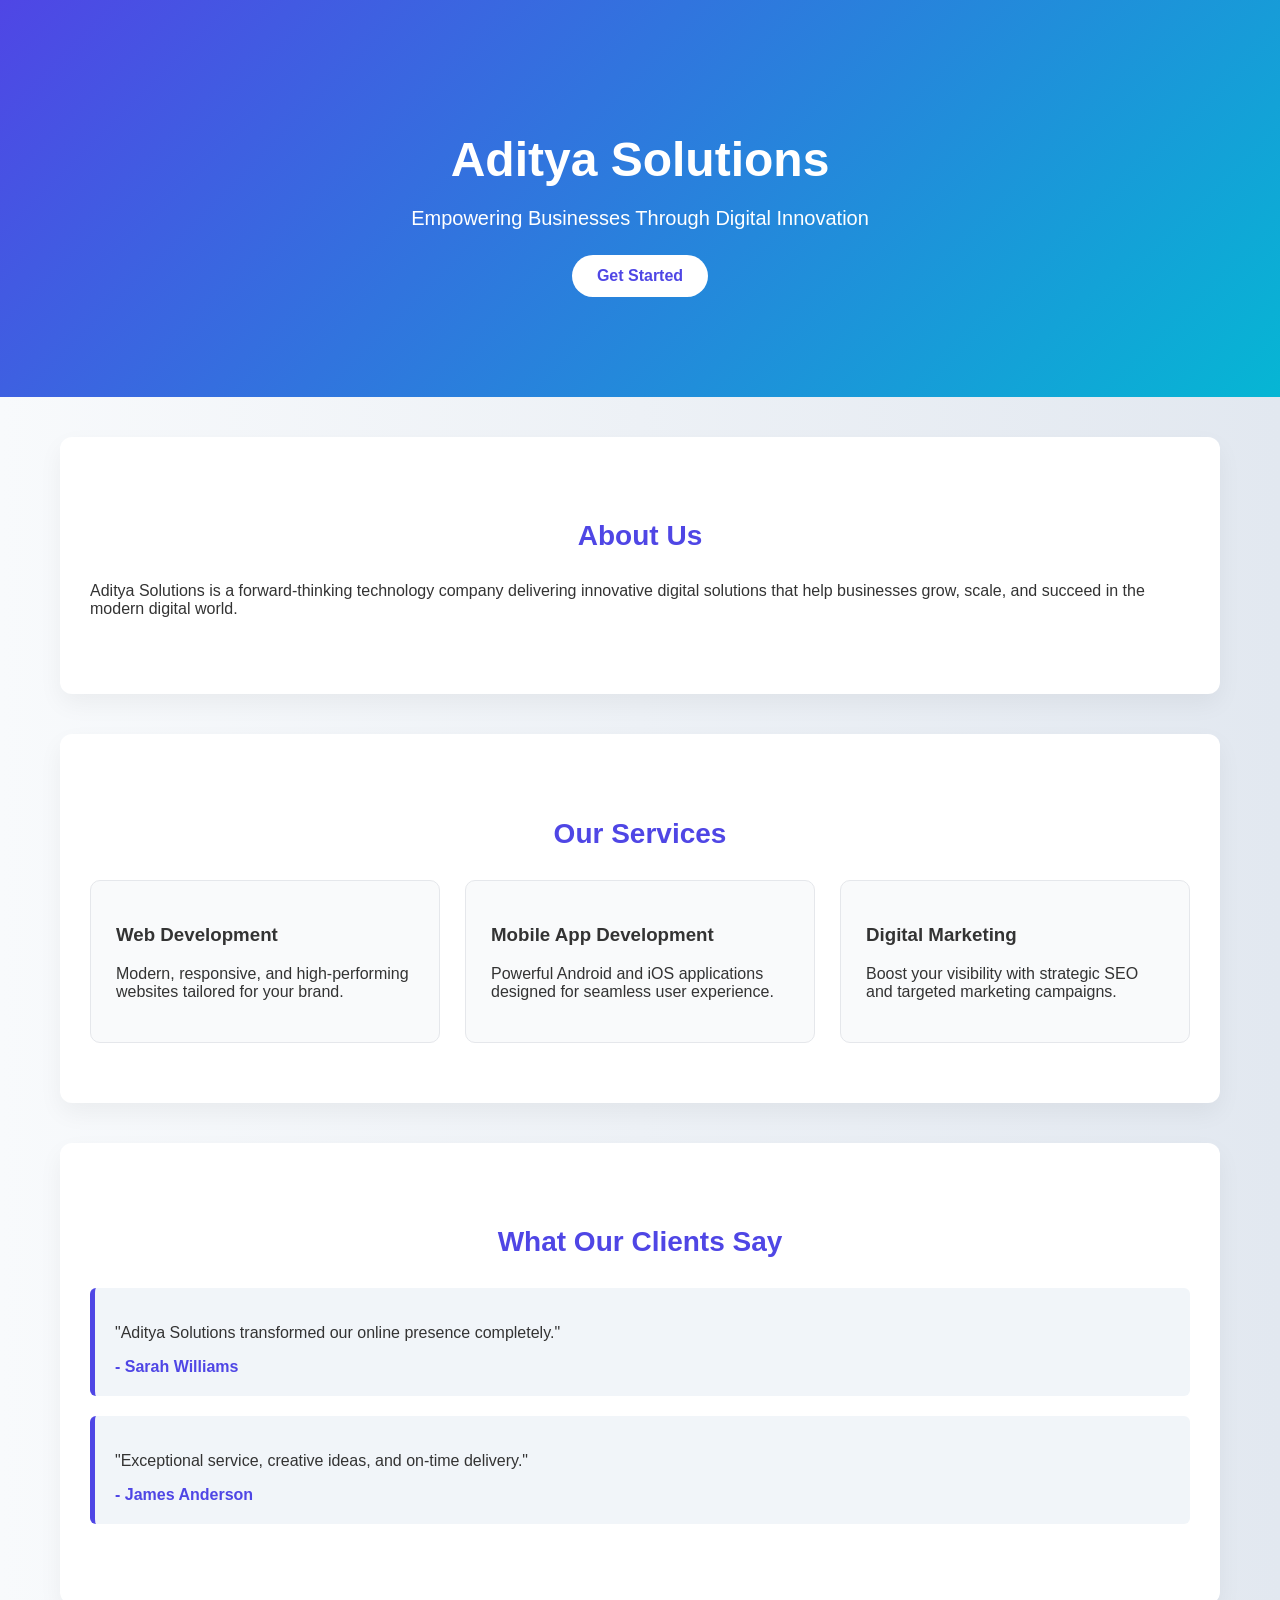
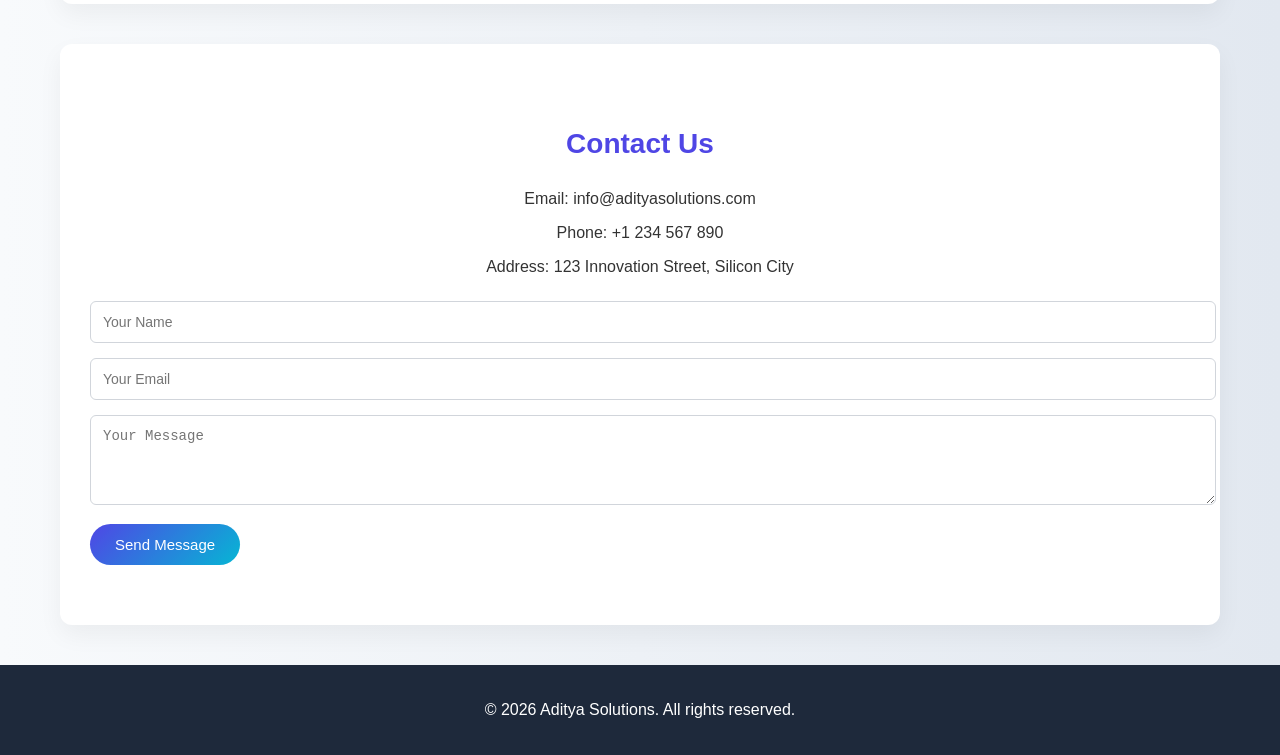
<file: Ex-1(Company Landing Page)/index.html>
<!DOCTYPE html>
<html lang="en">
<head>
    <meta charset="UTF-8">
    <title>Aditya Solutions</title>
    <link rel="stylesheet" href="style.css">
</head>
<body>

    <header class="hero">
        <h1>Aditya Solutions</h1>
        <p>Empowering Businesses Through Digital Innovation</p>
        <a href="#contact" class="btn">Get Started</a>
    </header>

    <section id="about">
        <h2>About Us</h2>
        <p>
            Aditya Solutions is a forward-thinking technology company delivering
            innovative digital solutions that help businesses grow, scale,
            and succeed in the modern digital world.
        </p>
    </section>

    <section id="services">
        <h2>Our Services</h2>

        <div class="services-container">
            <div class="service-card">
                <h3>Web Development</h3>
                <p>Modern, responsive, and high-performing websites tailored for your brand.</p>
            </div>

            <div class="service-card">
                <h3>Mobile App Development</h3>
                <p>Powerful Android and iOS applications designed for seamless user experience.</p>
            </div>

            <div class="service-card">
                <h3>Digital Marketing</h3>
                <p>Boost your visibility with strategic SEO and targeted marketing campaigns.</p>
            </div>
        </div>
    </section>

    <section id="testimonials">
        <h2>What Our Clients Say</h2>

        <div class="testimonial">
            <p>"Aditya Solutions transformed our online presence completely."</p>
            <span>- Sarah Williams</span>
        </div>

        <div class="testimonial">
            <p>"Exceptional service, creative ideas, and on-time delivery."</p>
            <span>- James Anderson</span>
        </div>
    </section>

    <section id="contact">
        <h2>Contact Us</h2>

        <div class="contact-info">
            <p>Email: info@adityasolutions.com</p>
            <p>Phone: +1 234 567 890</p>
            <p>Address: 123 Innovation Street, Silicon City</p>
        </div>

        <form class="contact-form">
            <input type="text" placeholder="Your Name" required>
            <input type="email" placeholder="Your Email" required>
            <textarea placeholder="Your Message" rows="4" required></textarea>
            <button type="submit">Send Message</button>
        </form>
    </section>

    <footer>
        <p>&copy; 2026 Aditya Solutions. All rights reserved.</p>
    </footer>

</body>
</html>
</file>
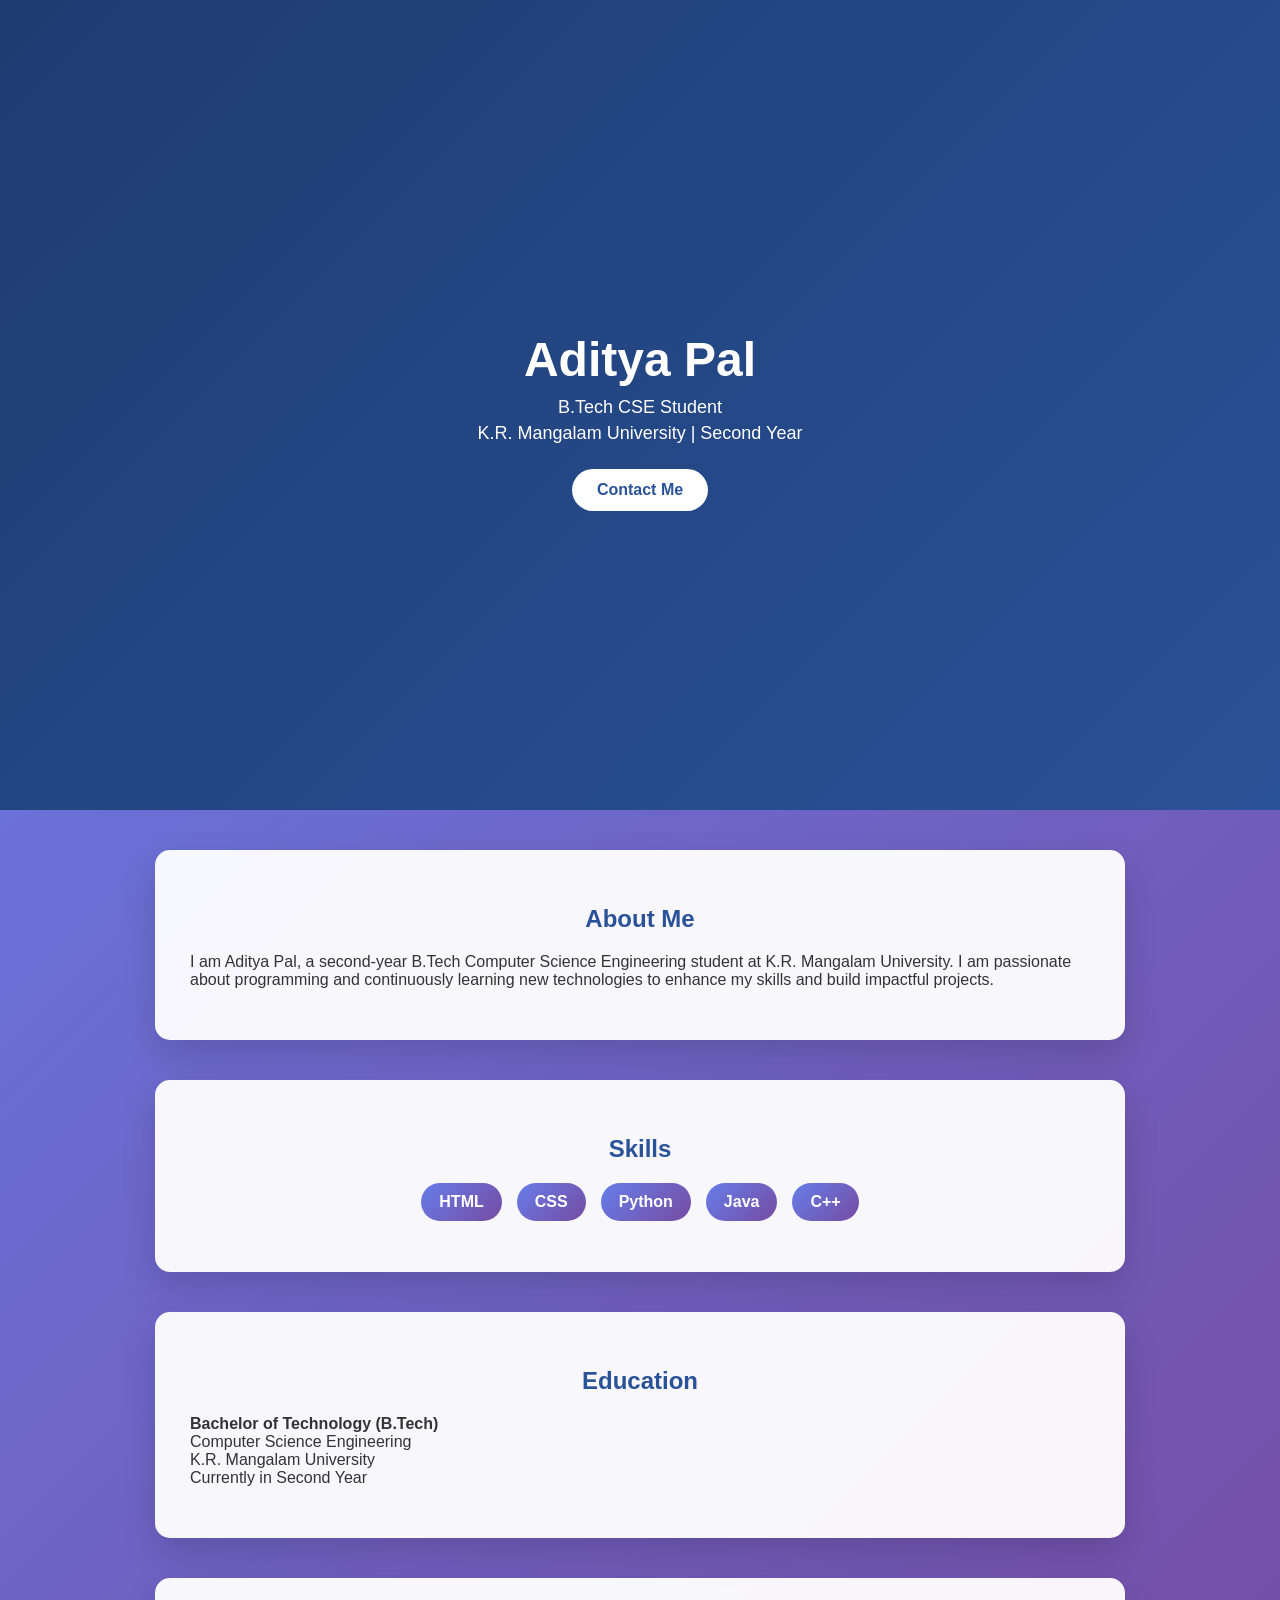
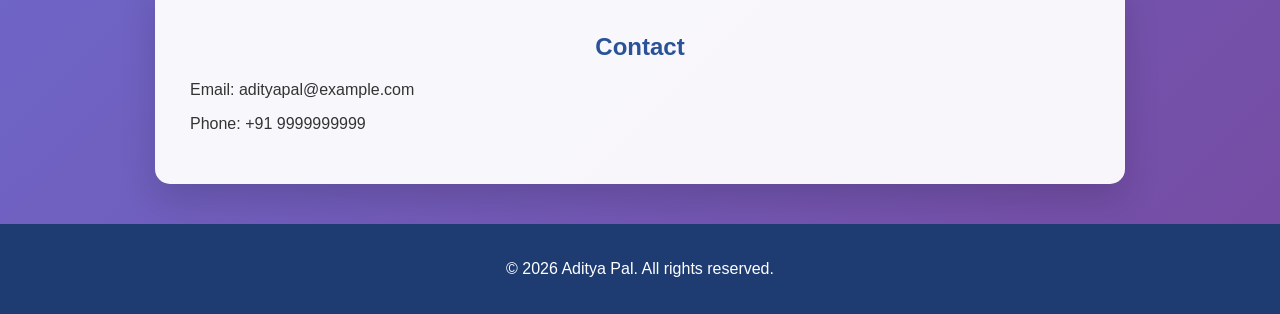
<file: Ex-2(Personal Portfolio)/index.html>
<!DOCTYPE html>
<html lang="en">
<head>
    <meta charset="UTF-8">
    <title>Aditya Pal | Portfolio</title>
    <link rel="stylesheet" href="style.css">
</head>
<body>

    <header class="hero">
        <div class="hero-content">
            <h1>Aditya Pal</h1>
            <p>B.Tech CSE Student</p>
            <p>K.R. Mangalam University | Second Year</p>
            <a href="#contact" class="btn">Contact Me</a>
        </div>
    </header>

    <section id="about" class="card">
        <h2>About Me</h2>
        <p>
            I am Aditya Pal, a second-year B.Tech Computer Science Engineering student
            at K.R. Mangalam University. I am passionate about programming and continuously
            learning new technologies to enhance my skills and build impactful projects.
        </p>
    </section>

    <section id="skills" class="card">
        <h2>Skills</h2>
        <ul class="skills-list">
            <li>HTML</li>
            <li>CSS</li>
            <li>Python</li>
            <li>Java</li>
            <li>C++</li>
        </ul>
    </section>

    <section id="education" class="card">
        <h2>Education</h2>
        <p>
            <strong>Bachelor of Technology (B.Tech)</strong><br>
            Computer Science Engineering<br>
            K.R. Mangalam University<br>
            Currently in Second Year
        </p>
    </section>

    <section id="contact" class="card">
        <h2>Contact</h2>
        <p>Email: adityapal@example.com</p>
        <p>Phone: +91 9999999999</p>
    </section>

    <footer>
        <p>&copy; 2026 Aditya Pal. All rights reserved.</p>
    </footer>

</body>
</html>
</file>
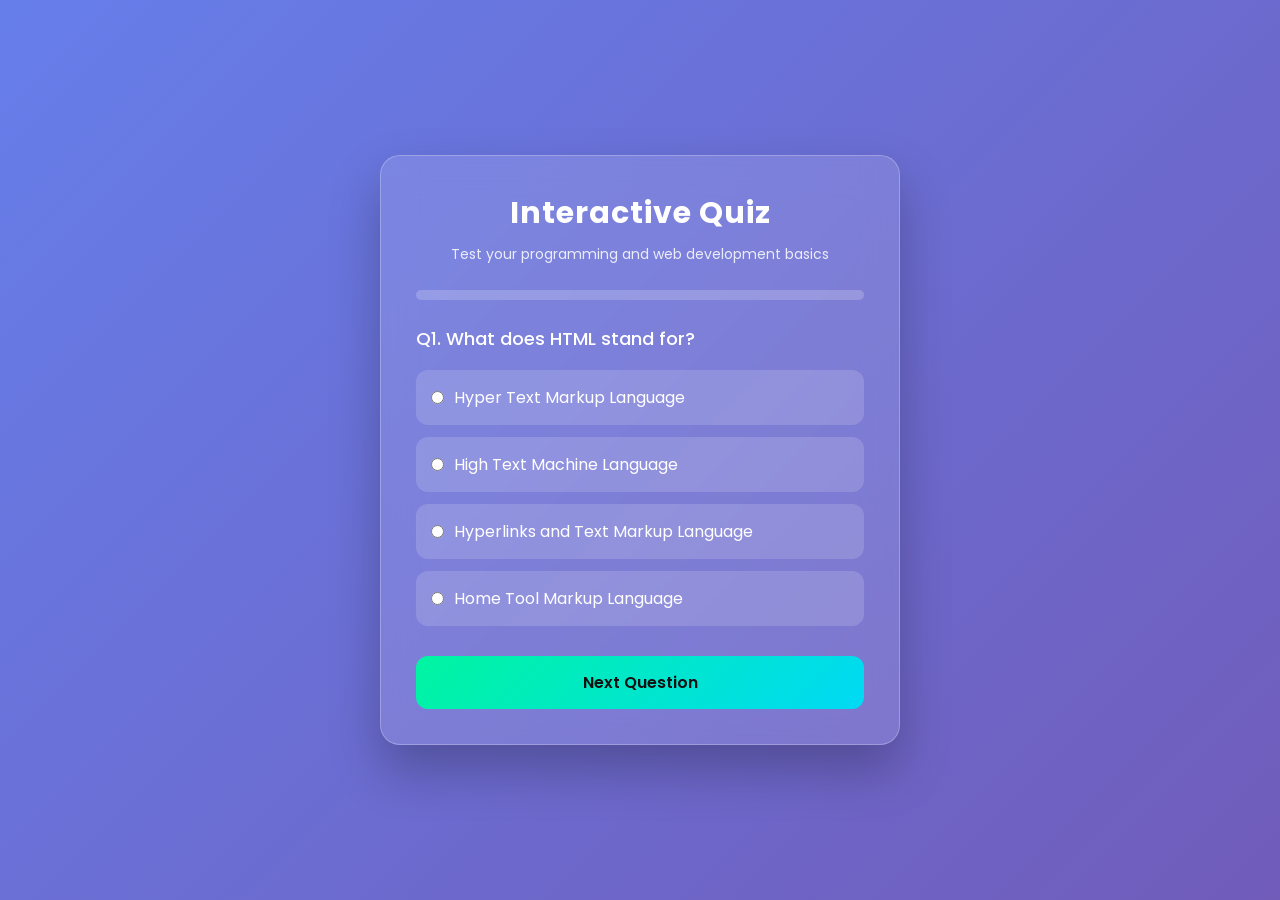
<file: Ex-3(Interactive Quiz)/index.html>
<!DOCTYPE html>
<html lang="en">

<head>
    <meta charset="UTF-8">
    <meta name="viewport" content="width=device-width, initial-scale=1.0">
    <title>Interactive Quiz | Aditya Pal</title>

    <!-- Google Font -->
    <link href="https://fonts.googleapis.com/css2?family=Poppins:wght@400;500;600;700&display=swap" rel="stylesheet">

    <link rel="stylesheet" href="style.css">
</head>

<body>

    <main class="quiz-container">

        <section id="intro">
            <h1>Interactive Quiz</h1>
            <p>Test your programming and web development basics</p>
        </section>

        <div class="progress">
            <div id="progress-bar"></div>
        </div>

        <section id="quiz">
            <h2 id="question"></h2>

            <div class="options">
                <label class="option-item">
                    <input type="radio" name="option" value="0">
                    <span id="opt0"></span>
                </label>

                <label class="option-item">
                    <input type="radio" name="option" value="1">
                    <span id="opt1"></span>
                </label>

                <label class="option-item">
                    <input type="radio" name="option" value="2">
                    <span id="opt2"></span>
                </label>

                <label class="option-item">
                    <input type="radio" name="option" value="3">
                    <span id="opt3"></span>
                </label>
            </div>

            <button id="nextBtn">Next Question</button>
        </section>

        <section id="result" class="hidden">
            <h2>Quiz Result</h2>
            <p id="scoreText"></p>
            <p id="feedback"></p>

            <div id="review"></div>

            <button id="restartBtn">Restart Quiz</button>
        </section>

    </main>

    <script src="script.js"></script>
</body>

</html>
</file>
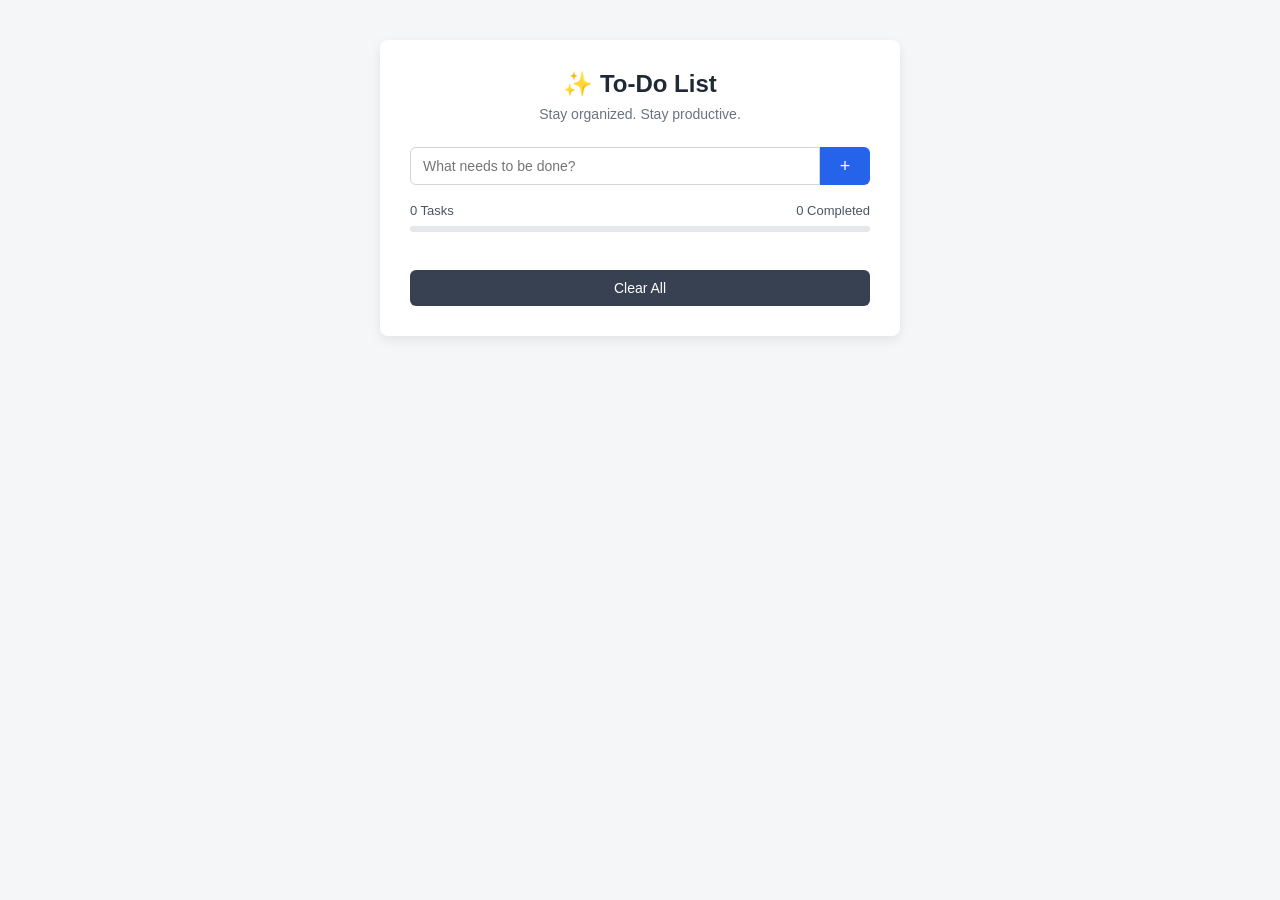
<file: Ex-4(Dynamic To-Do List)/index.html>
<!--
Project Title: Advanced Dynamic To-Do List
Student Name: Aditya Pal
Date: 13 February 2026
Description: A modern, interactive to-do list with local storage, progress tracking, edit, delete, and completion features.
-->

<!DOCTYPE html>
<html lang="en">
<head>
    <meta charset="UTF-8">
    <title>Smart To-Do List</title>
    <link rel="stylesheet" href="style.css">
</head>
<body>

<div class="app-container">

    <h1>✨ To-Do List</h1>
    <p class="subtitle">Stay organized. Stay productive.</p>

    <!-- Input Section -->
    <div class="input-group">
        <input type="text" id="taskInput" placeholder="What needs to be done?">
        <button id="addTaskBtn">+</button>
    </div>

    <!-- Task Stats -->
    <div class="stats">
        <span id="taskCount">0 Tasks</span>
        <span id="completedCount">0 Completed</span>
    </div>

    <!-- Progress Bar -->
    <div class="progress-container">
        <div id="progressBar"></div>
    </div>

    <!-- Task List -->
    <ul id="taskList"></ul>

    <!-- Clear Button -->
    <button id="clearAllBtn" class="clear-btn">Clear All</button>

</div>

<script src="script.js"></script>
</body>
</html>
</file>
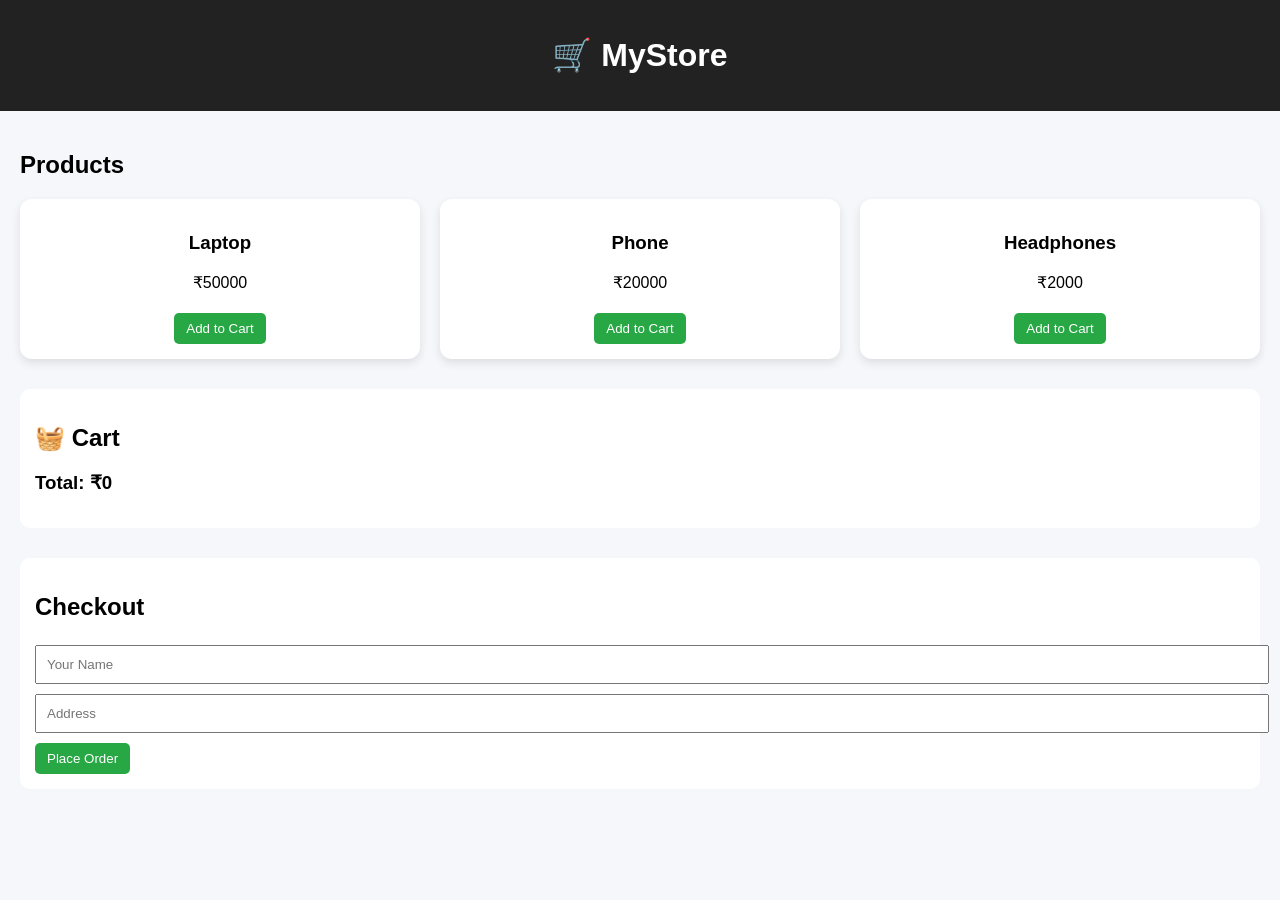
<file: Ex-7(E-Commerce Website)/index.html>
<!DOCTYPE html>
<html>
<head>
    <title>E-Commerce Website</title>
    <link rel="stylesheet" href="style.css">
</head>
<body>

<header>
    <h1>🛒 MyStore</h1>
</header>

<div class="container">

    <!-- PRODUCTS -->
    <h2>Products</h2>
    <div id="products" class="product-grid"></div>

    <!-- CART -->
    <div class="cart-section">
        <h2>🧺 Cart</h2>
        <div id="cart"></div>
        <h3>Total: ₹<span id="total">0</span></h3>
    </div>

    <!-- CHECKOUT -->
    <div class="checkout">
        <h2>Checkout</h2>
        <input type="text" id="name" placeholder="Your Name">
        <input type="text" id="address" placeholder="Address">
        <button onclick="checkout()">Place Order</button>
    </div>

</div>

<script src="script.js"></script>
</body>
</html>
</file>
<file: Ex-1(Company Landing Page)/style.css>
body {
    font-family: 'Segoe UI', sans-serif;
    margin: 0;
    padding: 0;
    background: linear-gradient(to right, #f8fafc, #e2e8f0);
    color: #333;
    scroll-behavior: smooth;
}

.hero {
    background: linear-gradient(135deg, #4f46e5, #06b6d4);
    color: white;
    text-align: center;
    padding: 100px 20px;
}

.hero h1 {
    font-size: 48px;
    margin-bottom: 15px;
}

.hero p {
    font-size: 20px;
    margin-bottom: 25px;
}

.btn {
    display: inline-block;
    padding: 12px 25px;
    background-color: white;
    color: #4f46e5;
    font-weight: bold;
    text-decoration: none;
    border-radius: 30px;
    transition: 0.3s ease;
}

.btn:hover {
    background-color: #e0e7ff;
    transform: translateY(-3px);
}

section {
    padding: 60px 30px;
    margin: 40px auto;
    max-width: 1100px;
    background-color: white;
    border-radius: 12px;
    box-shadow: 0 10px 25px rgba(0, 0, 0, 0.05);
}

section h2 {
    text-align: center;
    margin-bottom: 30px;
    font-size: 28px;
    color: #4f46e5;
}

.services-container {
    display: flex;
    gap: 25px;
    flex-wrap: wrap;
    justify-content: center;
}

.service-card {
    flex: 1;
    min-width: 260px;
    padding: 25px;
    border-radius: 10px;
    background: #f9fafb;
    transition: 0.3s ease;
    border: 1px solid #e5e7eb;
}

.service-card:hover {
    transform: translateY(-8px);
    box-shadow: 0 15px 25px rgba(0, 0, 0, 0.08);
}

.testimonial {
    padding: 20px;
    margin-bottom: 20px;
    background: #f1f5f9;
    border-left: 5px solid #4f46e5;
    border-radius: 6px;
}

.testimonial span {
    display: block;
    margin-top: 10px;
    font-weight: bold;
    color: #4f46e5;
}

.contact-info {
    text-align: center;
    margin-bottom: 25px;
}

.contact-form input,
.contact-form textarea {
    width: 100%;
    padding: 12px;
    margin-bottom: 15px;
    border-radius: 6px;
    border: 1px solid #d1d5db;
    font-size: 14px;
}

.contact-form input:focus,
.contact-form textarea:focus {
    outline: none;
    border-color: #4f46e5;
    box-shadow: 0 0 0 2px rgba(79, 70, 229, 0.2);
}

.contact-form button {
    background: linear-gradient(135deg, #4f46e5, #06b6d4);
    color: white;
    border: none;
    padding: 12px 25px;
    border-radius: 25px;
    cursor: pointer;
    font-size: 15px;
    transition: 0.3s ease;
}

.contact-form button:hover {
    opacity: 0.9;
    transform: translateY(-2px);
}

footer {
    text-align: center;
    padding: 20px;
    background: #1e293b;
    color: white;
    margin-top: 40px;
}
</file>
<file: Ex-2(Personal Portfolio)/style.css>
body {
    margin: 0;
    padding: 0;
    font-family: 'Segoe UI', sans-serif;
    background: linear-gradient(135deg, #667eea, #764ba2);
    color: #333;
}

.hero {
    height: 90vh;
    display: flex;
    justify-content: center;
    align-items: center;
    text-align: center;
    color: white;
    background: linear-gradient(135deg, #1e3c72, #2a5298);
}

.hero-content h1 {
    font-size: 48px;
    margin-bottom: 10px;
}

.hero-content p {
    font-size: 18px;
    margin: 5px 0;
}

.btn {
    display: inline-block;
    margin-top: 20px;
    padding: 12px 25px;
    background: white;
    color: #2a5298;
    border-radius: 30px;
    text-decoration: none;
    font-weight: bold;
    transition: 0.3s ease;
}

.btn:hover {
    background: #e0e7ff;
    transform: translateY(-3px);
}

.card {
    max-width: 900px;
    margin: 40px auto;
    padding: 35px;
    border-radius: 15px;
    background: rgba(255, 255, 255, 0.95);
    box-shadow: 0 15px 35px rgba(0, 0, 0, 0.15);
}

.card h2 {
    text-align: center;
    margin-bottom: 20px;
    color: #2a5298;
}

.skills-list {
    list-style: none;
    padding: 0;
    display: flex;
    gap: 15px;
    flex-wrap: wrap;
    justify-content: center;
}

.skills-list li {
    background: linear-gradient(135deg, #667eea, #764ba2);
    color: white;
    padding: 10px 18px;
    border-radius: 25px;
    font-weight: bold;
    transition: 0.3s ease;
}

.skills-list li:hover {
    transform: scale(1.1);
    cursor: pointer;
}

footer {
    text-align: center;
    padding: 20px;
    background: #1e3c72;
    color: white;
    margin-top: 40px;
}
</file>
<file: Ex-3(Interactive Quiz)/style.css>
* {
    margin: 0;
    padding: 0;
    box-sizing: border-box;
    font-family: "Poppins", "Segoe UI", sans-serif;
}

body {
    min-height: 100vh;
    background: linear-gradient(135deg, #667eea, #764ba2, #6a11cb);
    background-size: 300% 300%;
    animation: gradientMove 8s ease infinite;
    display: flex;
    justify-content: center;
    align-items: center;
}

@keyframes gradientMove {
    0% { background-position: 0% 50%; }
    50% { background-position: 100% 50%; }
    100% { background-position: 0% 50%; }
}

.quiz-container {
    width: 520px;
    max-width: 95%;
    padding: 35px;
    border-radius: 20px;
    background: rgba(255, 255, 255, 0.12);
    backdrop-filter: blur(18px);
    -webkit-backdrop-filter: blur(18px);
    border: 1px solid rgba(255, 255, 255, 0.25);
    box-shadow: 0 25px 50px rgba(0, 0, 0, 0.25);
    animation: fadeIn 0.6s ease-in-out;
    color: white;
}

@keyframes fadeIn {
    from {
        opacity: 0;
        transform: translateY(25px);
    }
    to {
        opacity: 1;
        transform: translateY(0);
    }
}

#intro {
    text-align: center;
    margin-bottom: 25px;
}

#intro h1 {
    font-size: 30px;
    margin-bottom: 8px;
    letter-spacing: 1px;
}

#intro p {
    font-size: 14px;
    opacity: 0.85;
}

.progress {
    width: 100%;
    height: 10px;
    background: rgba(255, 255, 255, 0.2);
    border-radius: 10px;
    overflow: hidden;
    margin-bottom: 25px;
}

#progress-bar {
    height: 100%;
    width: 0%;
    background: linear-gradient(90deg, #00f5a0, #00d9f5);
    box-shadow: 0 0 15px rgba(0, 255, 200, 0.8);
    transition: width 0.4s ease;
}

#question {
    font-size: 18px;
    margin-bottom: 18px;
    font-weight: 500;
}

.options label {
    display: flex;
    align-items: center;
    padding: 14px;
    margin-bottom: 12px;
    border-radius: 12px;
    background: rgba(255, 255, 255, 0.15);
    cursor: pointer;
    transition: all 0.3s ease;
    border: 1px solid transparent;
}

.options label:hover {
    background: rgba(255, 255, 255, 0.25);
    transform: translateY(-2px);
    border: 1px solid rgba(255, 255, 255, 0.4);
}

.options input {
    margin-right: 10px;
    accent-color: #00f5a0;
    cursor: pointer;
}

button {
    width: 100%;
    padding: 14px;
    border-radius: 12px;
    border: none;
    background: linear-gradient(135deg, #00f5a0, #00d9f5);
    color: #111;
    font-size: 16px;
    font-weight: 600;
    cursor: pointer;
    margin-top: 18px;
    transition: all 0.3s ease;
}

button:hover {
    transform: translateY(-2px);
    box-shadow: 0 8px 20px rgba(0, 255, 200, 0.5);
}

.hidden {
    display: none;
}

#result {
    text-align: center;
}

#result h2 {
    margin-bottom: 12px;
}

#scoreText {
    font-size: 20px;
    margin-bottom: 5px;
}

#feedback {
    font-weight: bold;
    font-size: 16px;
    margin-bottom: 20px;
    color: #00f5a0;
}

.review-item {
    text-align: left;
    background: rgba(255, 255, 255, 0.15);
    padding: 14px;
    border-radius: 12px;
    margin-bottom: 12px;
    border-left: 4px solid #00f5a0;
}

.review-item p {
    font-size: 14px;
    margin-bottom: 5px;
}

.correct {
    color: #00ff99;
    font-weight: 600;
}

.wrong {
    color: #ff6b6b;
    font-weight: 600;
}

@media (max-width: 500px) {
    .quiz-container {
        padding: 25px;
    }

    #intro h1 {
        font-size: 24px;
    }

    #question {
        font-size: 16px;
    }
}
</file>
<file: Ex-4(Dynamic To-Do List)/style.css>
/* Reset */
* {
    box-sizing: border-box;
}

body {
    margin: 0;
    font-family: "Segoe UI", Tahoma, sans-serif;
    background-color: #f4f6f8;
    display: flex;
    justify-content: center;
    padding: 40px 15px;
}

/* Main Container */
.app-container {
    width: 100%;
    max-width: 520px;
    background-color: #ffffff;
    padding: 30px;
    border-radius: 8px;
    box-shadow: 0 4px 12px rgba(0, 0, 0, 0.08);
}

/* Title */
h1 {
    margin: 0;
    font-size: 24px;
    font-weight: 600;
    color: #1f2937;
    text-align: center;
}

.subtitle {
    text-align: center;
    font-size: 14px;
    color: #6b7280;
    margin: 8px 0 25px;
}

/* Input Section */
.input-group {
    display: flex;
}

#taskInput {
    flex: 1;
    padding: 10px 12px;
    border: 1px solid #d1d5db;
    border-radius: 6px 0 0 6px;
    font-size: 14px;
    outline: none;
}

#taskInput:focus {
    border-color: #2563eb;
}

#addTaskBtn {
    width: 50px;
    border: none;
    background-color: #2563eb;
    color: white;
    font-size: 18px;
    border-radius: 0 6px 6px 0;
    cursor: pointer;
    transition: background 0.2s ease;
}

#addTaskBtn:hover {
    background-color: #1e4fd8;
}

/* Stats */
.stats {
    display: flex;
    justify-content: space-between;
    margin: 18px 0 8px;
    font-size: 13px;
    color: #4b5563;
}

/* Progress Bar */
.progress-container {
    width: 100%;
    height: 6px;
    background-color: #e5e7eb;
    border-radius: 4px;
    margin-bottom: 20px;
}

#progressBar {
    height: 100%;
    width: 0%;
    background-color: #2563eb;
    border-radius: 4px;
    transition: width 0.3s ease;
}

/* Task List */
ul {
    list-style: none;
    padding: 0;
    margin: 0;
}

li {
    display: flex;
    align-items: center;
    justify-content: space-between;
    background-color: #f9fafb;
    padding: 12px;
    margin-bottom: 10px;
    border: 1px solid #e5e7eb;
    border-radius: 6px;
    transition: background 0.2s ease;
}

li:hover {
    background-color: #f3f4f6;
}

/* Task Info */
.task-info {
    flex: 1;
    margin-left: 10px;
    font-size: 14px;
    color: #111827;
}

.task-info small {
    color: #6b7280;
    font-size: 12px;
}

/* Completed */
.completed {
    text-decoration: line-through;
    color: #9ca3af;
}

/* Action Buttons */
.action-btn {
    border: none;
    padding: 6px 10px;
    margin-left: 6px;
    border-radius: 4px;
    font-size: 12px;
    cursor: pointer;
    transition: background 0.2s ease;
}

/* Edit Button */
.edit {
    background-color: #e5e7eb;
    color: #111827;
}

.edit:hover {
    background-color: #d1d5db;
}

/* Delete Button */
.delete {
    background-color: #ef4444;
    color: white;
}

.delete:hover {
    background-color: #dc2626;
}

/* Clear All Button */
.clear-btn {
    width: 100%;
    margin-top: 18px;
    padding: 10px;
    border: none;
    border-radius: 6px;
    background-color: #374151;
    color: white;
    font-size: 14px;
    cursor: pointer;
    transition: background 0.2s ease;
}

.clear-btn:hover {
    background-color: #1f2937;
}

/* Responsive */
@media (max-width: 480px) {
    .app-container {
        padding: 20px;
    }

    h1 {
        font-size: 20px;
    }
}
</file>
<file: Ex-7(E-Commerce Website)/style.css>
body {
    font-family: Arial, sans-serif;
    margin: 0;
    background: #f5f7fa;
}

header {
    background: #222;
    color: white;
    padding: 15px;
    text-align: center;
}

.container {
    padding: 20px;
}

/* PRODUCT GRID */
.product-grid {
    display: grid;
    grid-template-columns: repeat(auto-fit, minmax(220px, 1fr));
    gap: 20px;
}

/* CARD */
.card {
    background: white;
    padding: 15px;
    border-radius: 12px;
    box-shadow: 0 4px 10px rgba(0,0,0,0.1);
    text-align: center;
    transition: 0.3s;
}

.card:hover {
    transform: translateY(-5px);
}

/* IMAGE */
.card img {
    width: 100%;
    height: 150px;
    object-fit: cover;
    border-radius: 10px;
}

/* BUTTON */
button {
    background: #28a745;
    color: white;
    border: none;
    padding: 8px 12px;
    margin-top: 5px;
    border-radius: 5px;
    cursor: pointer;
}

button:hover {
    background: #218838;
}

/* CART */
.cart-section {
    margin-top: 30px;
    background: white;
    padding: 15px;
    border-radius: 10px;
}

/* CHECKOUT */
.checkout {
    margin-top: 30px;
    background: white;
    padding: 15px;
    border-radius: 10px;
}

input {
    width: 100%;
    padding: 10px;
    margin: 5px 0;
}
</file>
